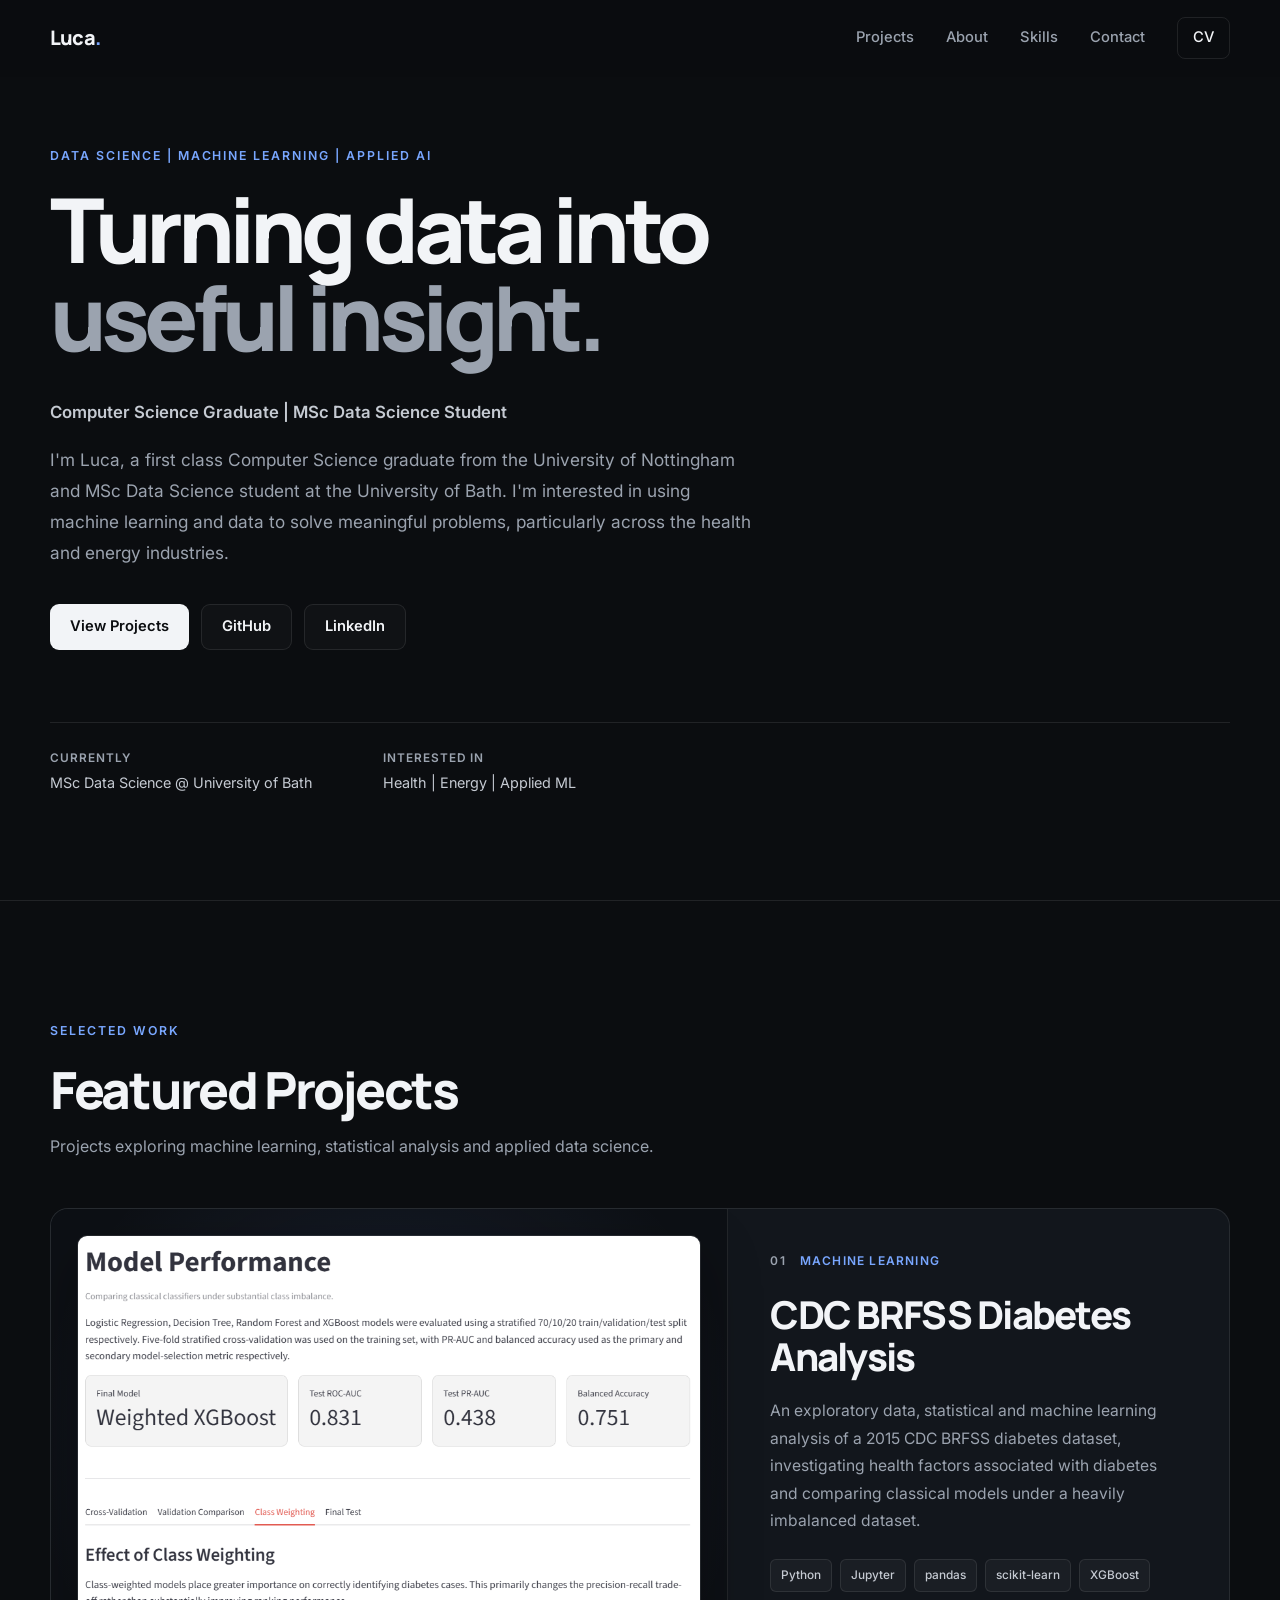
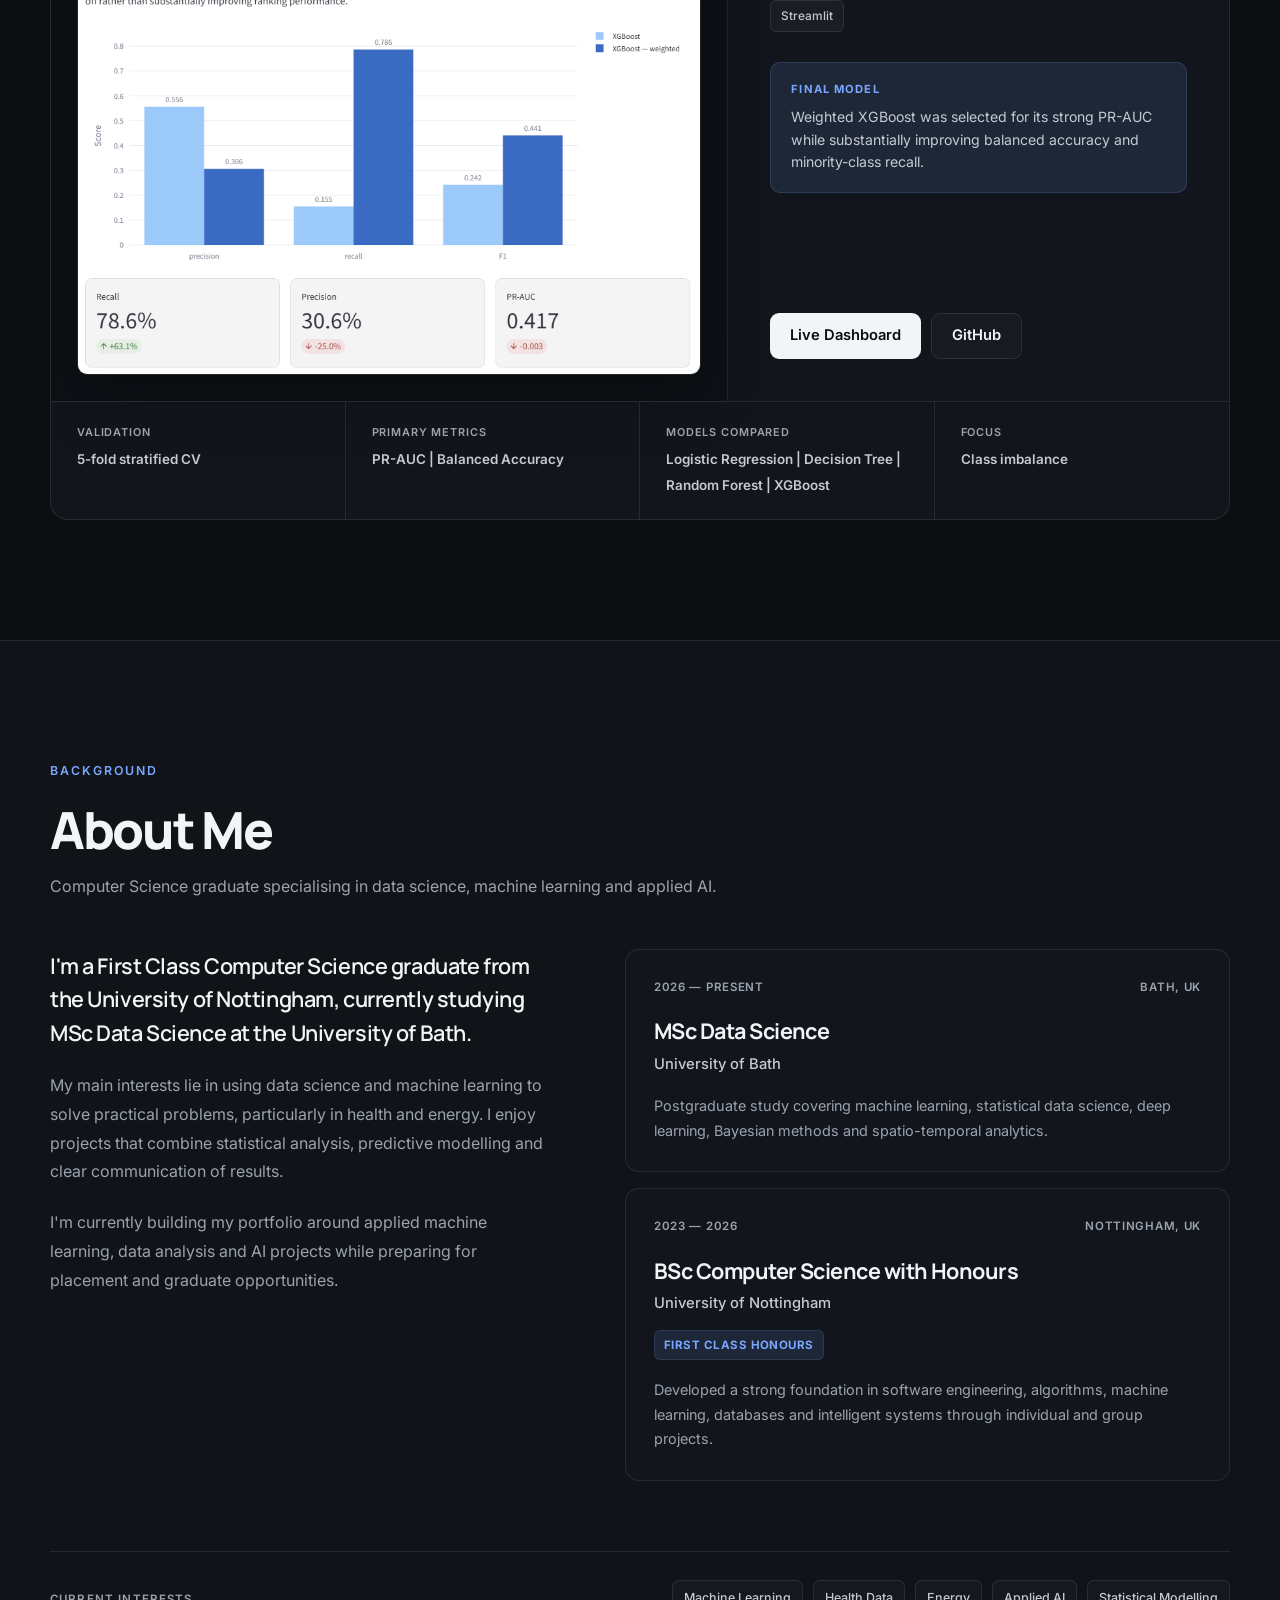
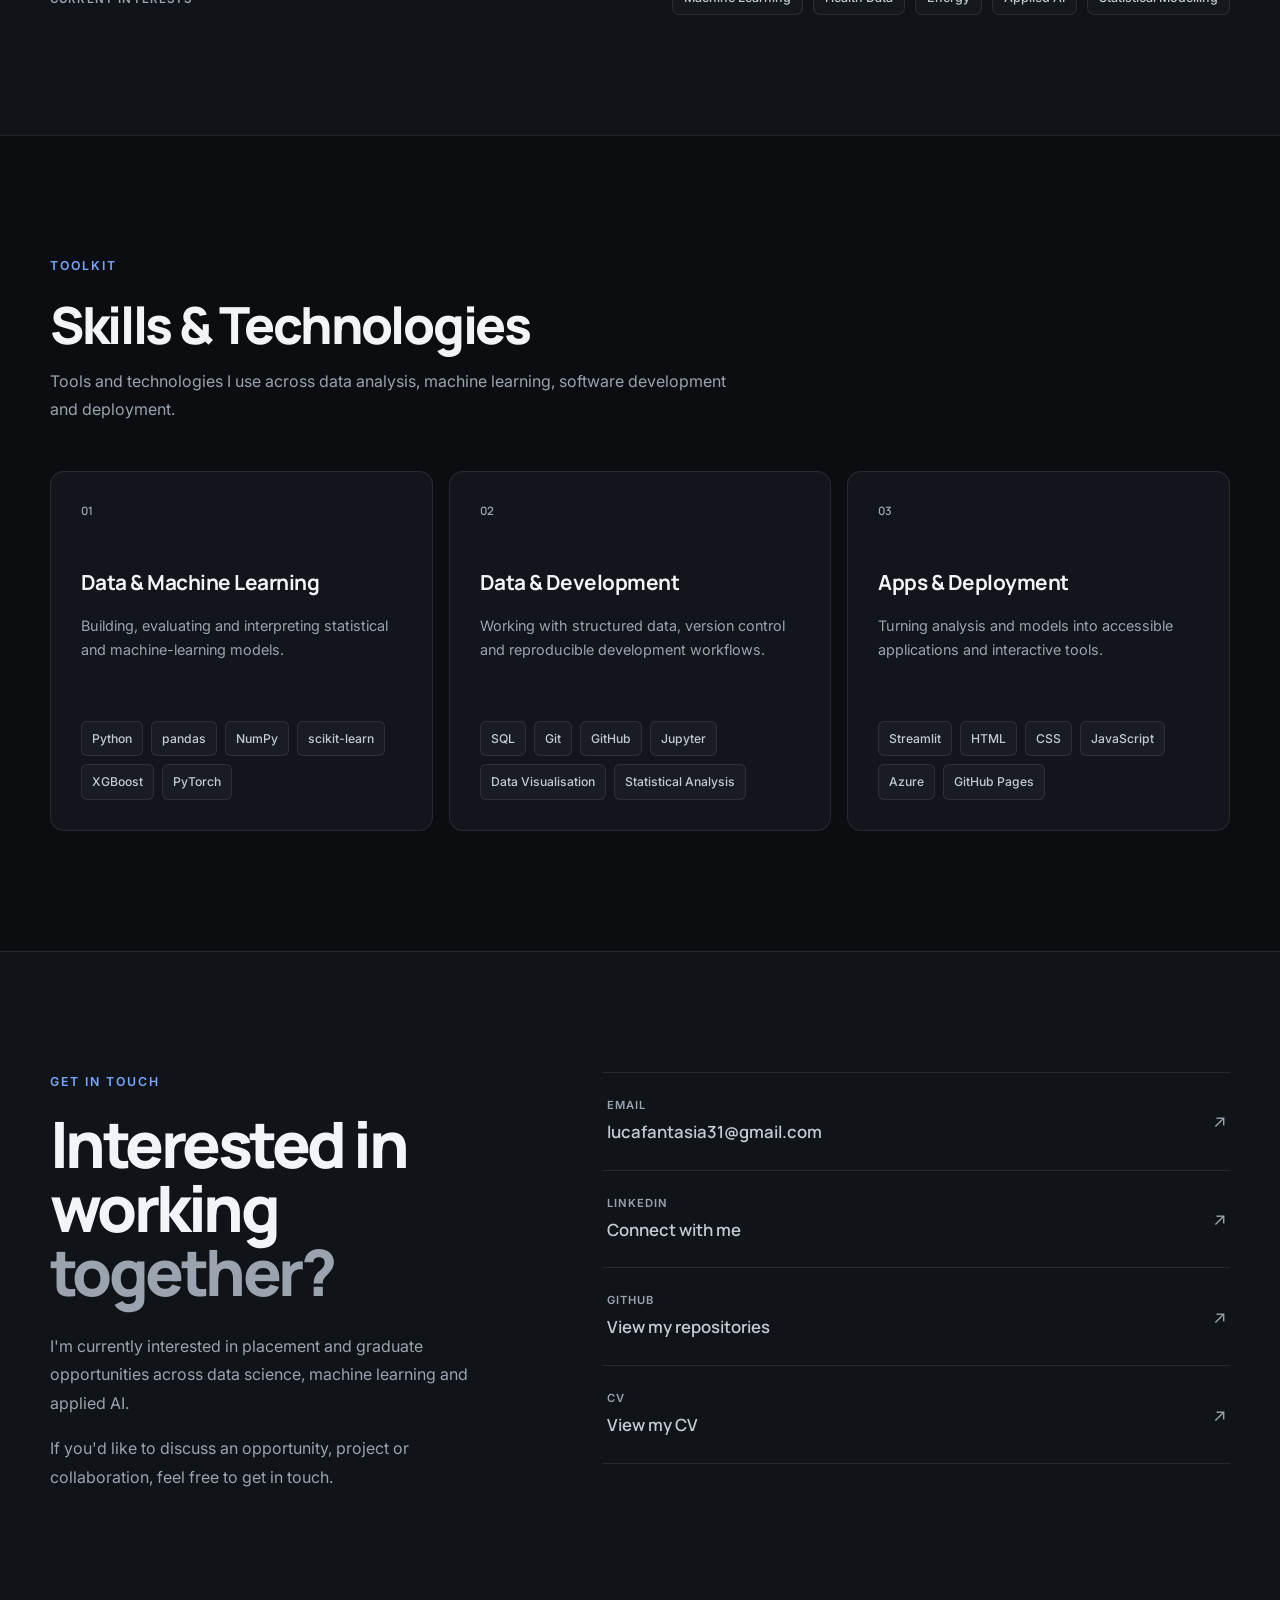
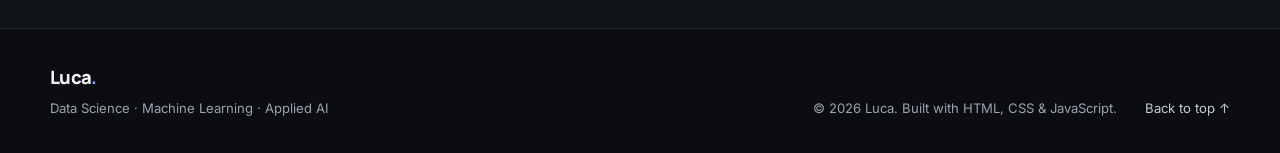
<file: index.html>
<!DOCTYPE html>
<html lang="en">

<head>
    <meta charset="UTF-8">
    <meta name="viewport" content="width=device-width, initial-scale=1.0">
    <title>Luca Mendes | Data Science & Machine Learning</title>
    <meta name="description"
        content="Data science and machine learning portfolio of Luca, a Computer Science graduate and MSc Data Science student at the University of Bath.">
    <link rel="preconnect" href="https://fonts.googleapis.com">
    <link rel="preconnect" href="https://fonts.gstatic.com" crossorigin>
    <link rel="stylesheet"
        href="https://fonts.googleapis.com/css2?family=Inter:wght@400;500;600;700&family=Manrope:wght@600;700;800&display=swap">
    <link rel="stylesheet" href="styles.css">
</head>

<body>
    <header class="site-header">
        <div class="container nav-container">
            <a class="logo" href="#home" aria-label="Home">
                Luca<span>.</span>
            </a>
            <button class="nav-toggle" type="button" aria-label="Open navigation" aria-expanded="false">
                <span></span>
                <span></span>
            </button>
            <nav class="nav-links">
                <a href="#projects">Projects</a>
                <a href="#about">About</a>
                <a href="#skills">Skills</a>
                <a href="#contact">Contact</a>
                <a class="nav-cv" href="cv/CV.pdf" target="_blank" rel="noopener noreferrer">CV</a>
            </nav>
        </div>
    </header>
    <main>
        <div id="load-hero"></div>
        <div id="load-projects"></div>
        <div id="load-about"></div>
        <div id="load-skills"></div>
        <div id="load-contact"></div>
    </main>
    <footer class="site-footer">
        <div class="container footer-content">
            <div>
                <a class="footer-logo" href="#home">
                    Luca<span>.</span>
                </a>

                <p>
                    Data Science · Machine Learning · Applied AI
                </p>
            </div>

            <div class="footer-right">
                <p>© 2026 Luca. Built with HTML, CSS & JavaScript.</p>

                <a href="#home">
                    Back to top ↑
                </a>
            </div>
        </div>
    </footer>
    <script src="script.js"></script>
</body>

</html>
</file>
<file: styles.css>
@import url("css/about.css");
@import url("css/base.css");
@import url("css/contact.css");
@import url("css/footer.css");
@import url("css/hero.css");
@import url("css/nav.css");
@import url("css/projects.css");
@import url("css/responsive.css");
@import url("css/skills.css");
</file>
